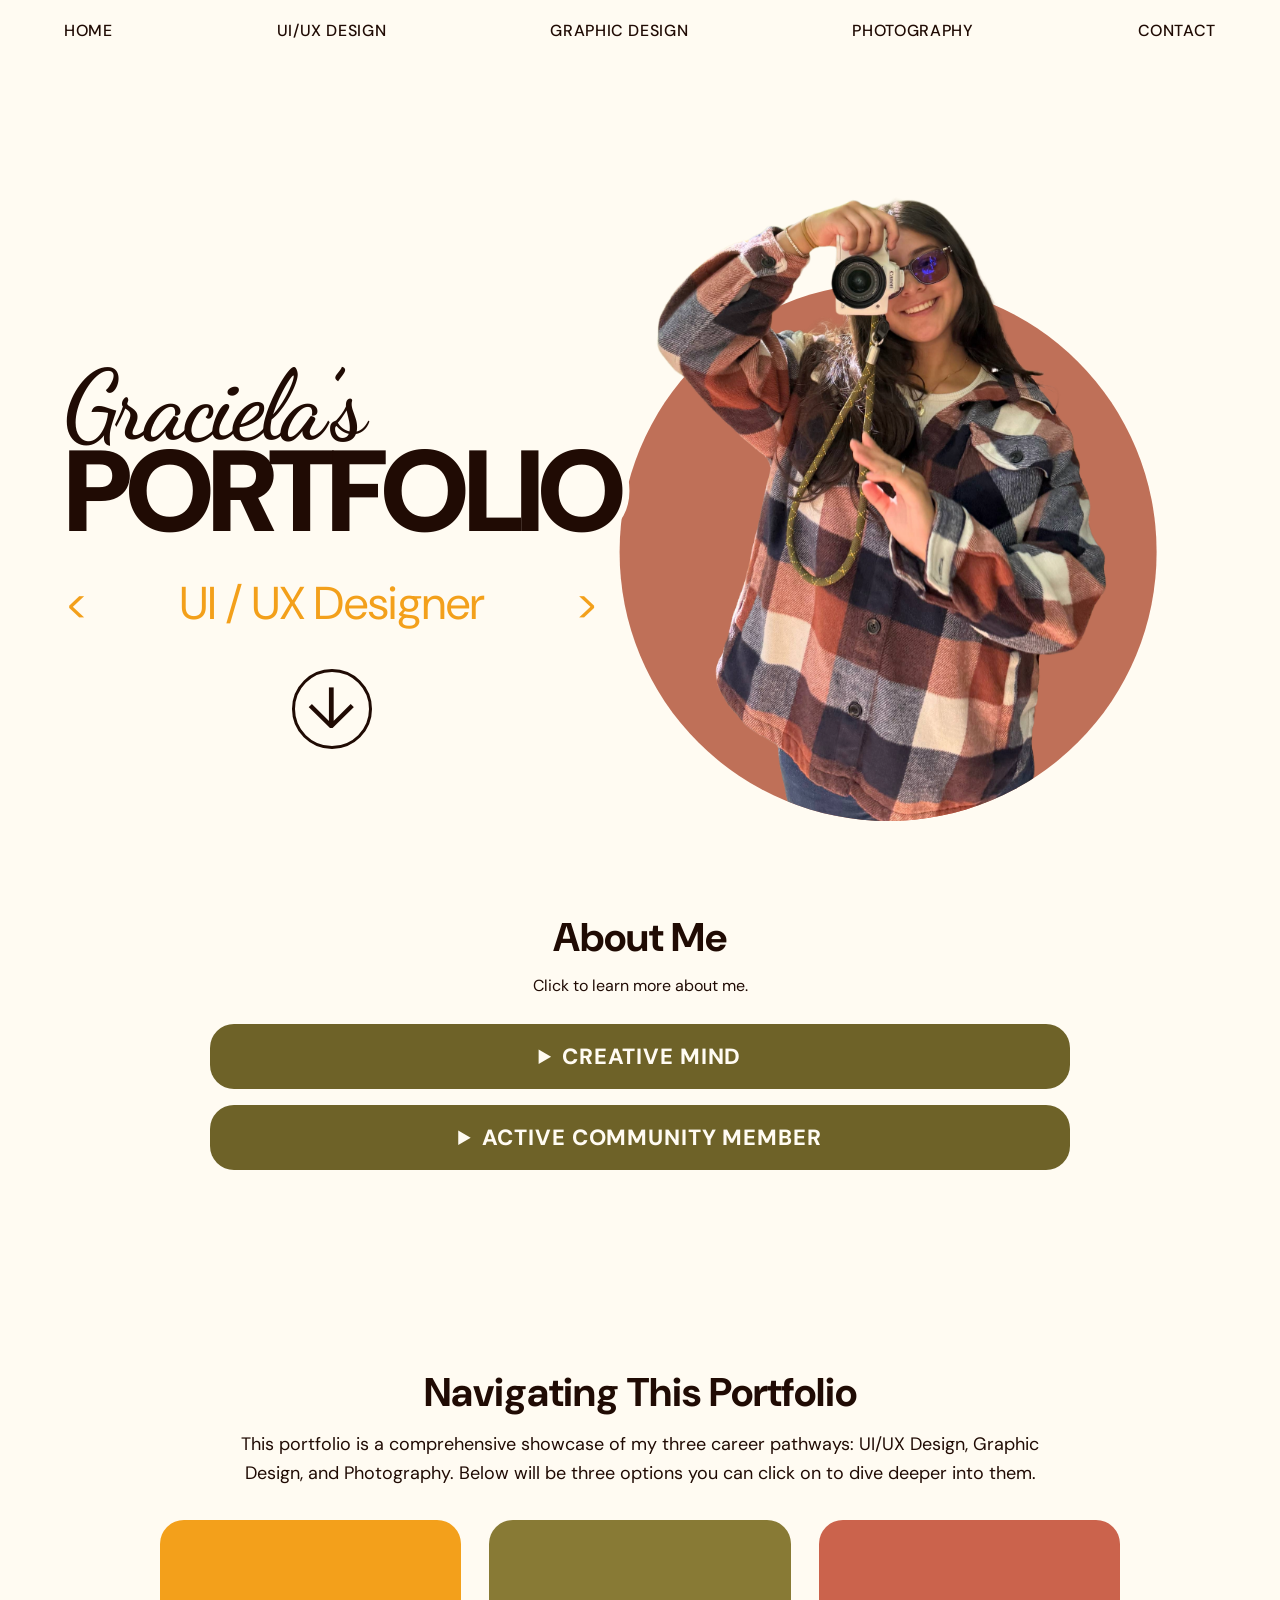
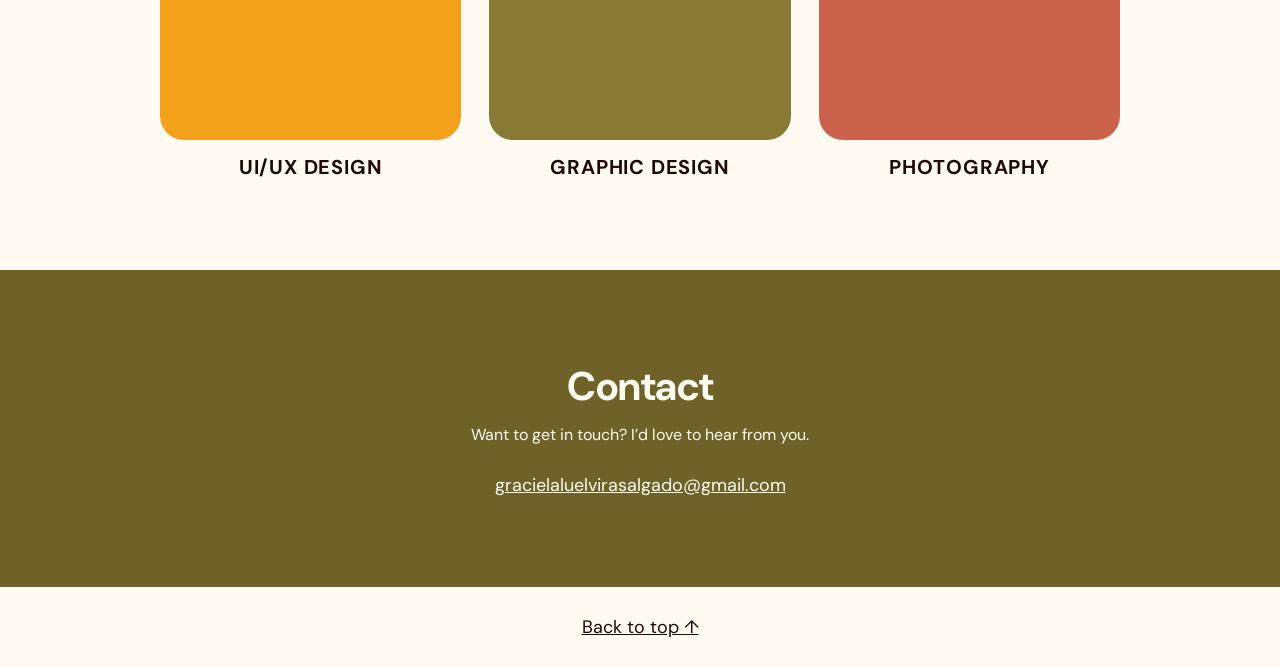
<file: index.html>
<!DOCTYPE html>
<html lang="en">
  <head>
    <meta charset="UTF-8">
    <meta name="viewport" content="width=device-width, initial-scale=1.0">
    <meta name="description" content="Graciela's portfolio of design and photography.">
    <title>Graciela | Portfolio</title>
    <link rel="preconnect" href="https://fonts.googleapis.com">
    <link rel="preconnect" href="https://fonts.gstatic.com" crossorigin>
    <link href="https://fonts.googleapis.com/css2?family=Dancing+Script:wght@600&family=DM+Sans:wght@400;500;700;800;900&display=swap" rel="stylesheet">
    <link rel="stylesheet" href="style.css">
  </head>
  <body>
    <header class="site-header">
      <nav class="navbar" aria-label="Main navigation">
        <a href="#home">Home</a>
        <a href="UIUXDesign.html">UI/UX Design</a>
        <a href="GraphicDesign.html">Graphic Design</a>
        <a href="Photography.html">Photography</a>
        <a href="#contact">Contact</a>
      </nav>
    </header>
    <main>
      <section class="hero" id="home">
        <div class="hero-text">
          <h1><span>Graciela’s</span> Portfolio</h1>
          <div class="role-block">
            <p class="role"><span>&lt;</span><span id="role-word">UI / UX Designer</span><span>&gt;</span></p>
            <a class="down-arrow" href="#about" aria-label="Go to About Me">↓</a>
          </div>
        </div>
        <div class="portrait">
          <img src="assets/IMG_1290.png" alt="Graciela's portrait" />
        </div>
      </section>

      <section class="about" id="about">
        <h2>About Me</h2>
        <p class="intro">Click to learn more about me.</p>

        <details class="about-card">
          <summary>Creative Mind</summary>
          <p>
            I’m Graciela, a computer science and design studies student at
            DePauw University, graduating in May 2028. I started out as a
            writer, fascinated by how a story can pull someone into another
            world. When I discovered coding and game development, I realized I
            could build worlds people step into and interact with. Now I bring
            that storyteller’s eye to UI/UX design, creating experiences that
            feel intuitive, engaging, and human.
          </p>
        </details>

        <details class="about-card">
          <summary>Active Community Member</summary>
          <ul>
            <li>Marketing and web development intern at Hubbard Center</li>
            <li>Information Technology Associates Program associate</li>
            <li>Adventure Club president and planning member</li>
            <li>Women in Computer Science vice president and graphic designer</li>
            <li>Photographer for The DePauw</li>
            <li>Editor-in-chief for Literary Magazine</li>
            <li>Pace (Merch) and sheet-sign decorator for Alpha Chi Omega</li>
          </ul>
        </details>
      </section>

      <section class="navigate" id="work">
        <h2>Navigating This Portfolio</h2>
        <p>
          This portfolio is a comprehensive showcase of my three career
          pathways: UI/UX Design, Graphic Design, and Photography. Below will be
          three options you can click on to dive deeper into them.
        </p>

        <div class="choices">
          <a class="choice" href="UIUXDesign.html">
            <div class="choice-box yellow"></div>
            UI/UX Design
          </a>
          <a class="choice" href="GraphicDesign.html">
            <div class="choice-box olive"></div>
            Graphic Design
          </a>
          <a class="choice" href="Photography.html">
            <div class="choice-box terracotta"></div>
            Photography
          </a>
        </div>
      </section>

      <section class="contact" id="contact">
        <h2>Contact</h2>
        <p class="intro">Want to get in touch? I’d love to hear from you.</p>
        <a href="mailto:gracielaluelvirasalgado@gmail.com">gracielaluelvirasalgado@gmail.com</a>
      </section>
    </main>
    <footer>
      <a href="#home">Back to top ↑</a>
    </footer>
    <script src="index.js"></script>
  </body>
</html>
</file>
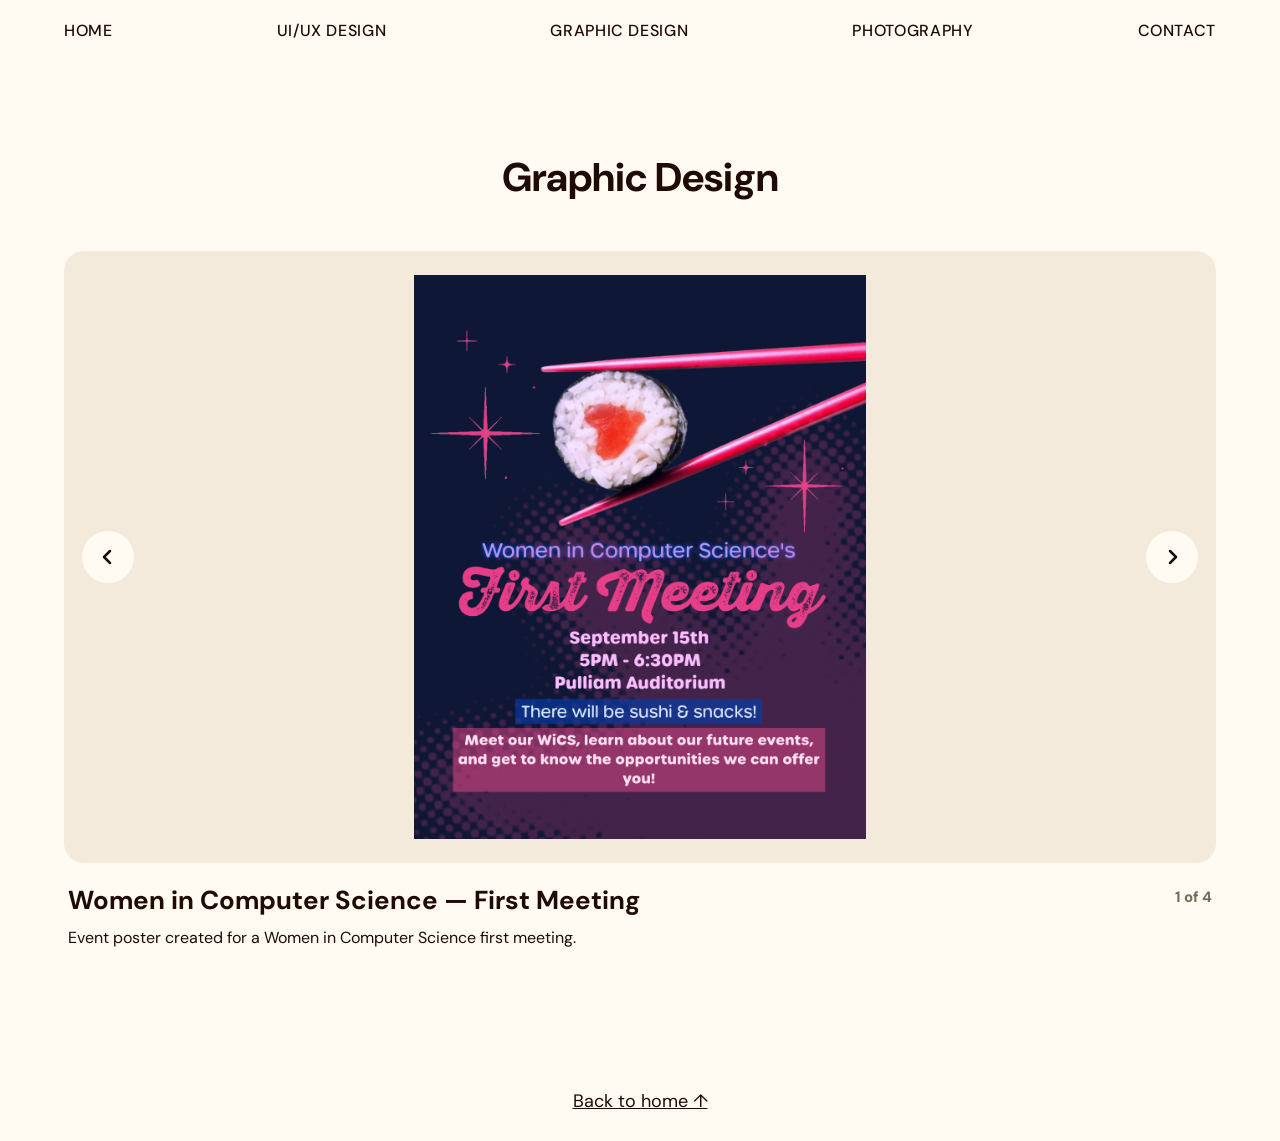
<file: GraphicDesign.html>
<!DOCTYPE html>
<html lang="en">
  <head>
    <meta charset="UTF-8">
    <meta name="viewport" content="width=device-width, initial-scale=1.0">
    <title>Graphic Design | Graciela</title>
    <link rel="preconnect" href="https://fonts.googleapis.com">
    <link rel="preconnect" href="https://fonts.gstatic.com" crossorigin>
    <link href="https://fonts.googleapis.com/css2?family=Dancing+Script:wght@600&family=DM+Sans:wght@400;500;700;800;900&display=swap" rel="stylesheet">
    <link rel="stylesheet" href="style.css">
  </head>
  <body>
    <header class="site-header">
      <nav class="navbar" aria-label="Main navigation">
        <a href="index.html">Home</a>
        <a href="UIUXDesign.html">UI/UX Design</a>
        <a href="GraphicDesign.html" aria-current="page">Graphic Design</a>
        <a href="Photography.html">Photography</a>
        <a href="index.html#contact">Contact</a>
      </nav>
    </header>
    <main class="work">
      <h1>Graphic Design</h1>
      <section class="graphic-carousel" aria-label="Graphic design portfolio" aria-roledescription="carousel">
        <div class="graphic-carousel-stage">
          <button class="gallery-previous" type="button" aria-label="Previous design">
            <svg viewBox="0 0 24 24" aria-hidden="true" focusable="false"><path d="m14 6-6 6 6 6"></path></svg>
          </button>
          <figure class="graphic-carousel-artwork">
            <img id="gallery-image" src="assets/WiCS First Meeting 26.png" alt="Women in Computer Science first meeting poster">
          </figure>
          <button class="gallery-next" type="button" aria-label="Next design">
            <svg viewBox="0 0 24 24" aria-hidden="true" focusable="false"><path d="m10 6 6 6-6 6"></path></svg>
          </button>
        </div>
        <div class="graphic-carousel-info" aria-live="polite">
          <div>
            <h2 id="gallery-title">Women in Computer Science &amp; First Meeting</h2>
            <p id="gallery-description">Event poster created for a Women in Computer Science first meeting.</p>
          </div>
          <p class="gallery-status" aria-label="Slide number">1 of 4</p>
        </div>
      </section>
    </main>
    <footer><a href="index.html">Back to home ↑</a></footer>
    <script src="graphic-design-gallery.js"></script>
  </body>
</html>
</file>
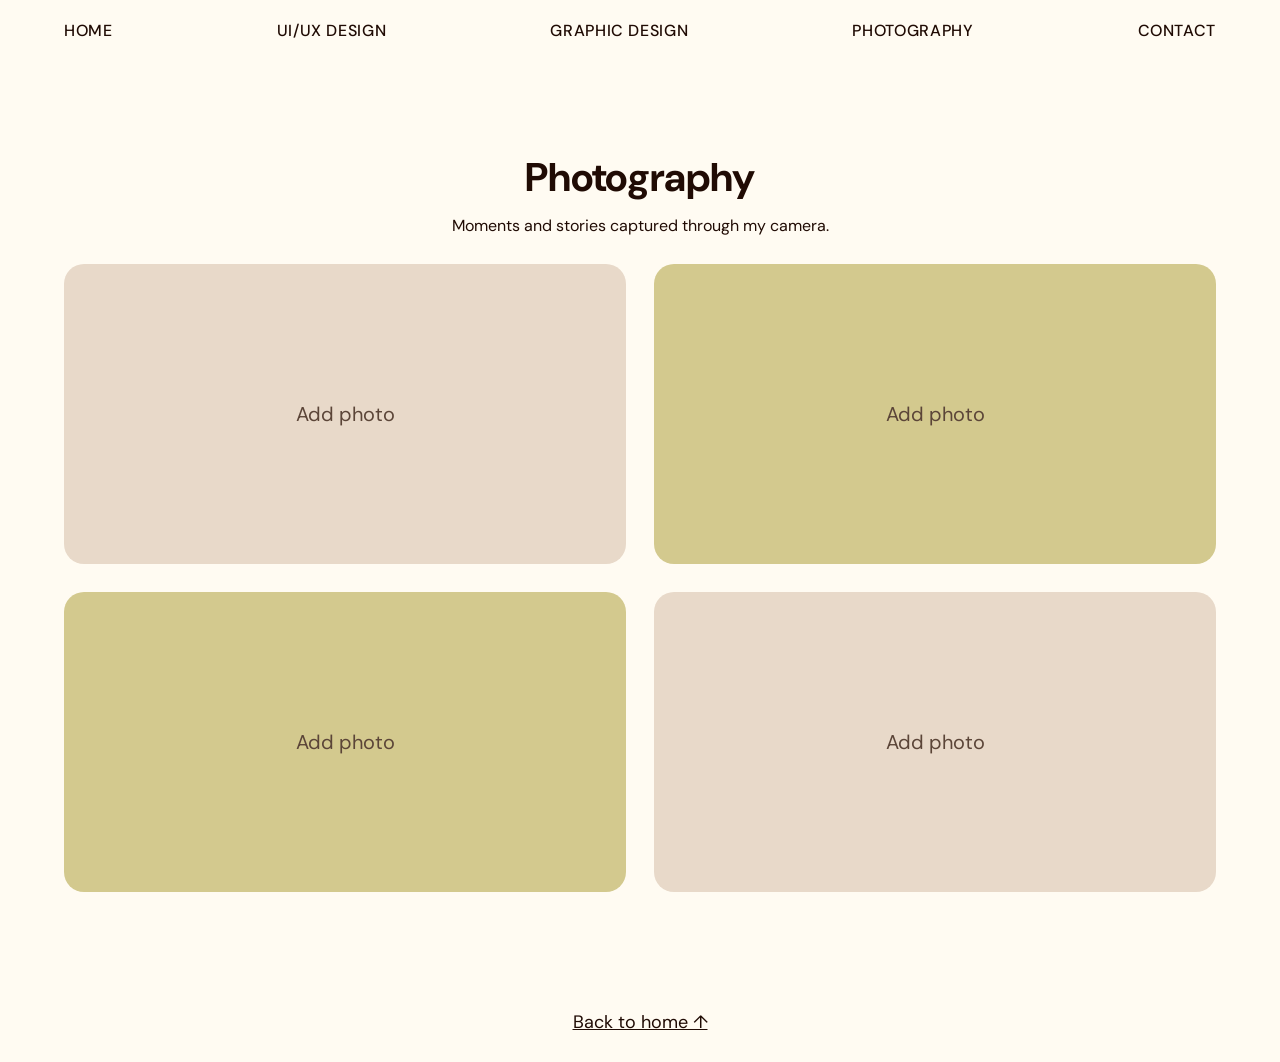
<file: Photography.html>
<!DOCTYPE html>
<html lang="en">
  <head>
    <meta charset="UTF-8">
    <meta name="viewport" content="width=device-width, initial-scale=1.0">
    <title>Photography | Graciela</title>
    <link rel="preconnect" href="https://fonts.googleapis.com">
    <link rel="preconnect" href="https://fonts.gstatic.com" crossorigin>
    <link href="https://fonts.googleapis.com/css2?family=Dancing+Script:wght@600&family=DM+Sans:wght@400;500;700;800;900&display=swap" rel="stylesheet">
    <link rel="stylesheet" href="style.css">
  </head>
  <body>
    <header class="site-header">
      <nav class="navbar" aria-label="Main navigation">
        <a href="index.html">Home</a>
        <a href="UIUXDesign.html">UI/UX Design</a>
        <a href="GraphicDesign.html">Graphic Design</a>
        <a href="Photography.html">Photography</a>
        <a href="index.html#contact">Contact</a>
      </nav>
    </header>
    <main class="work">
      <h1>Photography</h1>
      <p class="intro">Moments and stories captured through my camera.</p>
      <div class="photos">
        <div>Add photo</div>
        <div>Add photo</div>
        <div>Add photo</div>
        <div>Add photo</div>
      </div>
    </main>
    <footer><a href="index.html">Back to home ↑</a></footer>
  </body>
</html>
</file>
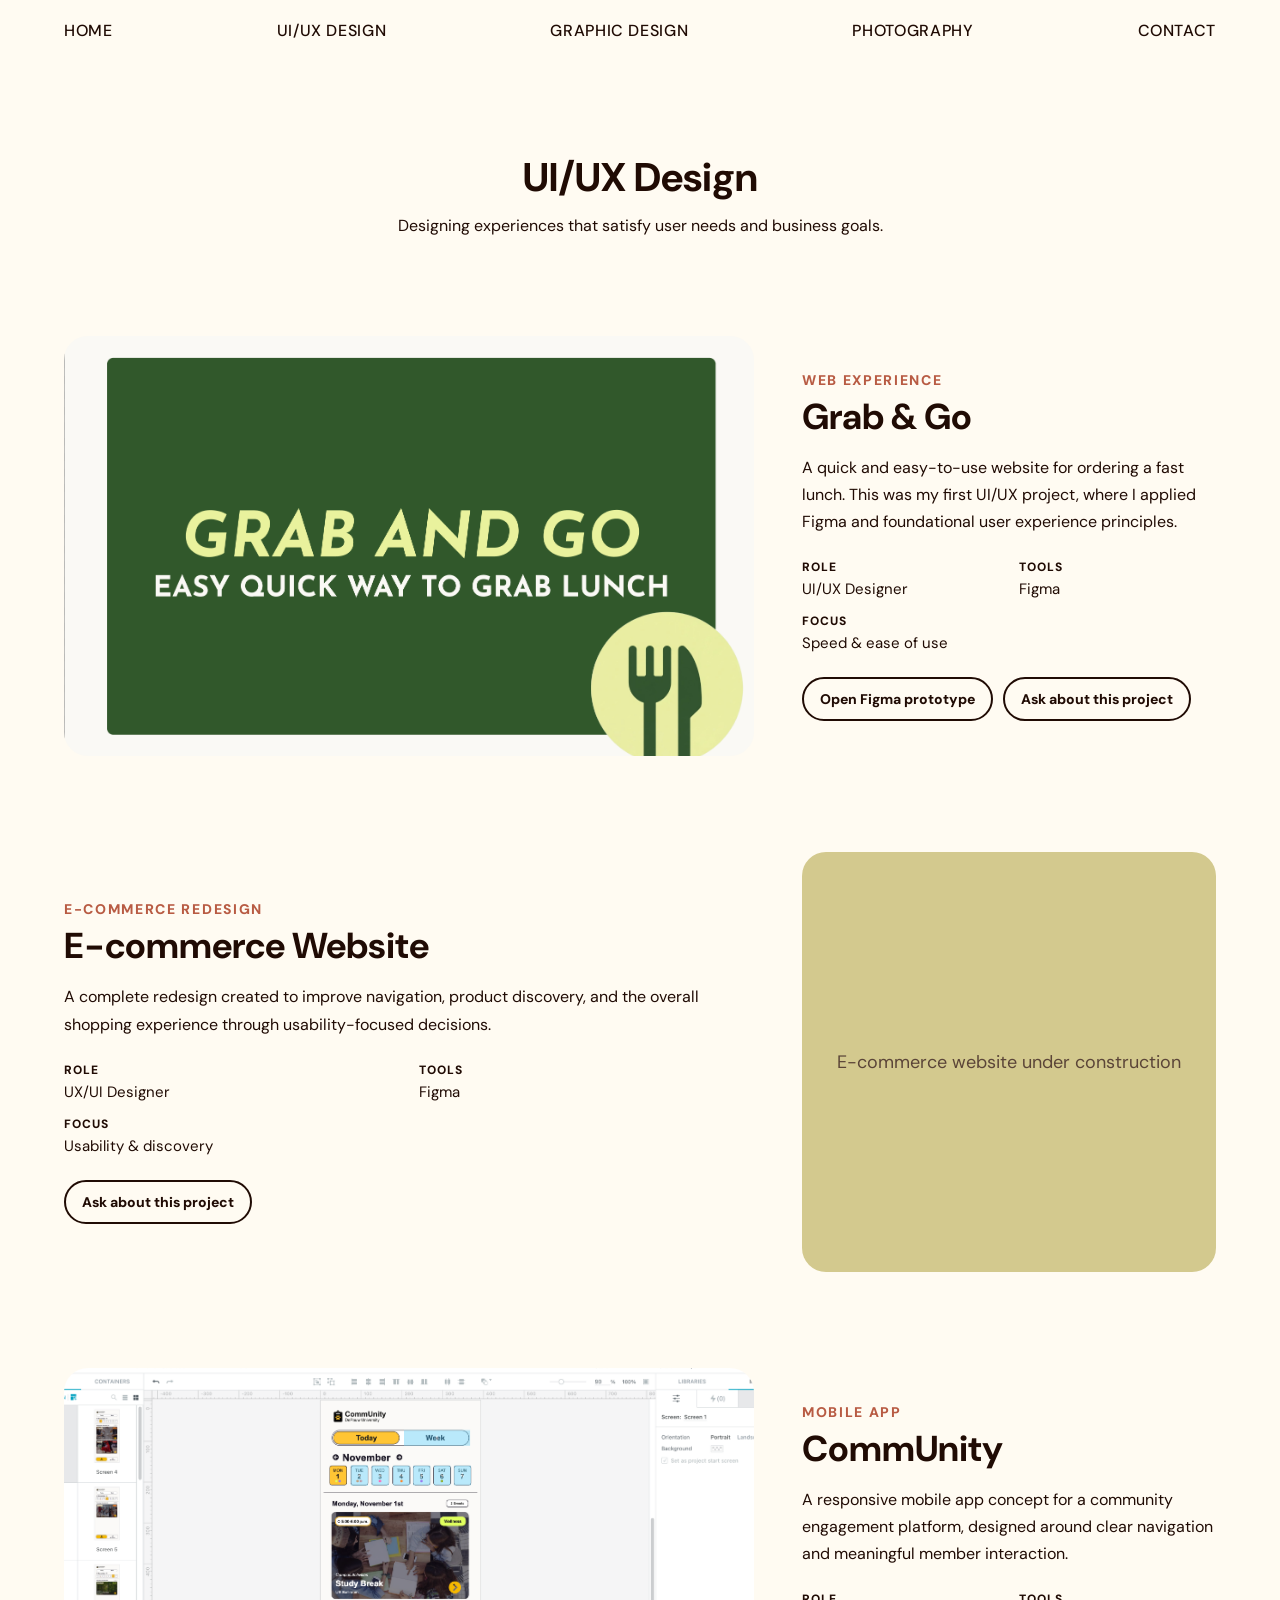
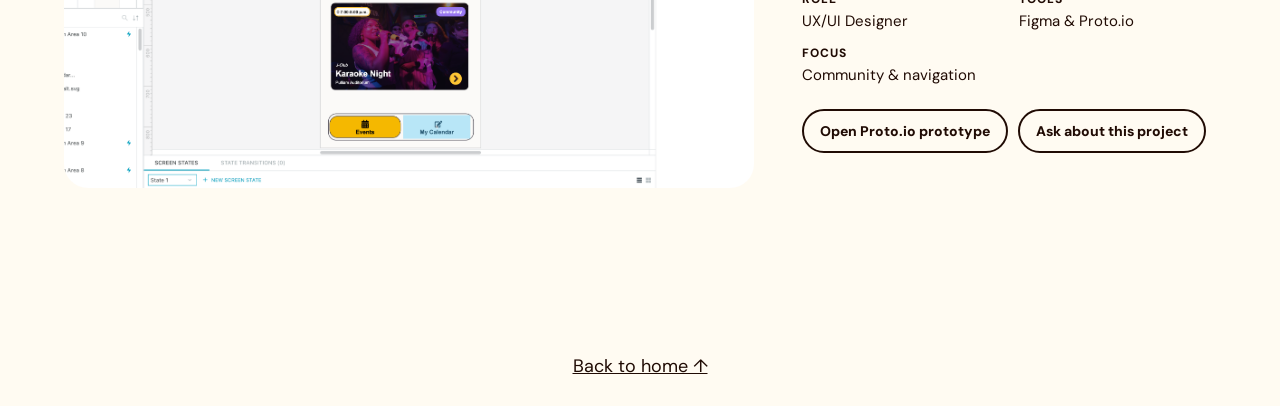
<file: UIUXDesign.html>
<!DOCTYPE html>
<html lang="en">
  <head>
    <meta charset="UTF-8">
    <meta name="viewport" content="width=device-width, initial-scale=1.0">
    <title>UI/UX Design | Graciela</title>
    <link rel="preconnect" href="https://fonts.googleapis.com">
    <link rel="preconnect" href="https://fonts.gstatic.com" crossorigin>
    <link href="https://fonts.googleapis.com/css2?family=Dancing+Script:wght@600&family=DM+Sans:wght@400;500;700;800;900&display=swap" rel="stylesheet">
    <link rel="stylesheet" href="style.css">
  </head>
  <body>
    <header class="site-header">
      <nav class="navbar" aria-label="Main navigation">
        <a href="index.html">Home</a>
        <a href="UIUXDesign.html" aria-current="page">UI/UX Design</a>
        <a href="GraphicDesign.html">Graphic Design</a>
        <a href="Photography.html">Photography</a>
        <a href="index.html#contact">Contact</a>
      </nav>
    </header>
    <main class="work">
      <h1>UI/UX Design</h1>
      <p class="intro">Designing experiences that satisfy user needs and business goals.</p>
      <section class="project-details" aria-label="UI/UX projects">
        <article class="project-detail" id="grab-and-go">
          <a class="project-detail-media project-detail-media-link" href="https://www.figma.com/proto/jGy7fiLWGujsd6bew2Chwe/Grab-Go?t=8p0m7WqGjDSC5nux-1" aria-label="View the Grab & Go prototype in Figma" target="_blank" rel="noopener noreferrer">
            <img src="assets/grab-and-go.png" alt="Grab &amp; Go project cover">
            <span>View Grab &amp; Go</span>
          </a>
          <div class="project-detail-copy">
            <p class="project-type">Web Experience</p>
            <h2>Grab &amp; Go</h2>
            <p>A quick and easy-to-use website for ordering a fast lunch. This was my first UI/UX project, where I applied Figma and foundational user experience principles.</p>
            <dl class="project-meta">
              <div><dt>Role</dt><dd>UI/UX Designer</dd></div>
              <div><dt>Tools</dt><dd>Figma</dd></div>
              <div><dt>Focus</dt><dd>Speed &amp; ease of use</dd></div>
            </dl>
            <div class="project-links">
              <a class="project-link" href="https://www.figma.com/proto/jGy7fiLWGujsd6bew2Chwe/Grab-Go?t=8p0m7WqGjDSC5nux-1" target="_blank" rel="noopener noreferrer">Open Figma prototype</a>
              <a class="project-link" href="index.html#contact">Ask about this project</a>
            </div>
          </div>
        </article>

        <article class="project-detail project-detail-reverse" id="ecommerce-redesign">
          <div class="project-detail-media" aria-label="E-commerce website redesign preview">
            <span>E-commerce website under construction</span>
          </div>
          <div class="project-detail-copy">
            <p class="project-type">E-commerce Redesign</p>
            <h2>E-commerce Website</h2>
            <p>A complete redesign created to improve navigation, product discovery, and the overall shopping experience through usability-focused decisions.</p>
            <dl class="project-meta">
              <div><dt>Role</dt><dd>UX/UI Designer</dd></div>
              <div><dt>Tools</dt><dd>Figma</dd></div>
              <div><dt>Focus</dt><dd>Usability &amp; discovery</dd></div>
            </dl>
            <div class="project-links">
              <a class="project-link" href="index.html#contact">Ask about this project</a>
            </div>
          </div>
        </article>

        <article class="project-detail" id="community">
          <a class="project-detail-media project-detail-media-link" href="https://pr.to/99EFEW/" aria-label="View the CommUnity prototype in Proto.io" target="_blank" rel="noopener noreferrer">
            <img src="assets/community.png" alt="CommUnity prototype screen">
            <span>View CommUnity</span>
          </a>
          <div class="project-detail-copy">
            <p class="project-type">Mobile App</p>
            <h2>CommUnity</h2>
            <p>A responsive mobile app concept for a community engagement platform, designed around clear navigation and meaningful member interaction.</p>
            <dl class="project-meta">
              <div><dt>Role</dt><dd>UX/UI Designer</dd></div>
              <div><dt>Tools</dt><dd>Figma &amp; Proto.io</dd></div>
              <div><dt>Focus</dt><dd>Community &amp; navigation</dd></div>
            </dl>
            <div class="project-links">
              <a class="project-link" href="https://pr.to/99EFEW/" target="_blank" rel="noopener noreferrer">Open Proto.io prototype</a>
              <a class="project-link" href="index.html#contact">Ask about this project</a>
            </div>
          </div>
        </article>
      </section>
    </main>
    <footer><a href="index.html">Back to home ↑</a></footer>
  </body>
</html>
</file>
<file: style.css>
* {
  box-sizing: border-box;
}

html {
  scroll-behavior: smooth;
}

body {
  margin: 0;
  background: #fffbf2;
  color: #200b04;
  font-family: "DM Sans", Arial, sans-serif;
}

.site-header {
  position: sticky;
  top: 0;
  z-index: 10;
  padding: 20px 5%;
  background: #fffbf2;
}

.navbar {
  display: flex;
  justify-content: space-between;
  gap: 30px;
}

.navbar a {
  color: inherit;
  font-size: 16px;
  font-weight: 500;
  letter-spacing: 0.04em;
  text-decoration: none;
  text-transform: uppercase;
}

.navbar a:hover {
  text-decoration: underline;
  color: #f3a01b;
}

.hero {
  display: grid;
  min-height: 760px;
  grid-template-columns: 55% 45%;
  align-items: center;
  padding: 50px 5% 0;
}

.hero-text {
  position: relative;
  top: 90px;
  z-index: 3;
  width: max-content;
}

.role-block {
  width: fit-content;
}

.hero-text h1 {
  margin: 0;
  font-size: 9vw;
  font-weight: 900;
  letter-spacing: -0.06em;
  line-height: 0.9;
  text-transform: uppercase;
  -webkit-text-stroke: 14px #fffbf2;
  paint-order: stroke fill;
}

.hero-text h1 span {
  position: relative;
  display: block;
  margin-bottom: -0.1em;
  -webkit-text-stroke: 0;
  font-family: "Dancing Script", cursive;
  font-size: 7.6vw;
  font-weight: 600;
  letter-spacing: -0.04em;
  text-transform: none;
}

.role {
  display: flex;
  align-items: center;
  gap: 24px;
  margin: 28px 0;
  font-size: 46px;
}

.role span {
  color: #f3a01b;
}

#role-word {
  display: inline-block;
  min-width: 9.5em;
  text-align: center;
  transition: transform 0.5s ease, opacity 0.5s ease;
}

#role-word.exit {
  transform: translateX(-60px);
  opacity: 0;
}

#role-word.enter-start {
  transform: translateX(60px);
  opacity: 0;
  transition: none;
}

.down-arrow {
  display: block;
  width: 80px;
  height: 80px;
  margin: 36px auto 0;
  border: 3px solid #200b04;
  border-radius: 50%;
  color: #200b04;
  font-size: 58px;
  line-height: 72px;
  text-align: center;
  text-decoration: none;
}

.portrait {
  position: relative;
  width: min(600px, 42vw);
  margin-right: 4%;
  transform: translateX(-3vw);
  margin-left: 0;
  justify-self: end;
  align-self: end;
  aspect-ratio: 1;
}

.portrait::before {
  content: "";
  position: absolute;
  inset: 0;
  border-radius: 50%;
  background: #bf7058;
  z-index: 0;
}

/* The PNG has empty space above her. The clip rounds only the bottom to match the circle */
.portrait img {
  position: absolute;
  z-index: 2;
  bottom: 0;
  left: -6%;
  width: 112%;
  clip-path: inset(0 5.357% 0 5.357% round 0 0 9999px 9999px);
}

.about,
.work,
.contact {
  padding: 90px 5%;
  scroll-margin-top: 120px;
}

.about h2,
.work h2,
.contact h2 {
  margin: 0;
  font-size: 40px;
  text-align: center;
}

.work > h1 {
  margin: 0;
  font-size: 40px;
  text-align: center;
}

.project h2 {
  margin: 18px 0 6px;
  font-size: 22px;
  text-align: center;
}

.intro {
  margin: 12px 0 28px;
  font-size: 16px;
  text-align: center;
}

.about-card {
  max-width: 860px;
  margin: 16px auto;
  overflow: hidden;
  border-radius: 24px;
  background: #6e6228;
  color: #fffbf2;
}

.about-card summary {
  padding: 18px 24px;
  cursor: pointer;
  font-size: 22px;
  letter-spacing: 0.04em;
  font-weight: 800;
  text-align: center;
  text-transform: uppercase;
}

.about-card[open] {
  background: #cf6d4f;
}

.about-card p,
.about-card ul {
  max-width: 70ch;
  margin: 0 auto;
  padding: 0 28px 28px;
  font-size: 18px;
  line-height: 1.6;
}

.about-card ul {
  padding-left: 52px;
}

.projects {
  display: grid;
  grid-template-columns: repeat(3, 1fr);
  gap: 28px;
}

.project-image,
.photos div {
  display: grid;
  min-height: 240px;
  place-items: center;
  border-radius: 20px;
  background: #e8d9c9;
  color: #5b4538;
  font-size: 20px;
  text-align: center;
}

.project:nth-child(2) .project-image,
.photos div:nth-child(2),
.photos div:nth-child(3) {
  background: #d3c98e;
}

.project:nth-child(3) .project-image {
  background: #d8a18e;
}

.project p {
  max-width: 70ch;
  font-size: 16px;
  line-height: 1.6;
  text-align: center;
}

.photos {
  display: grid;
  grid-template-columns: repeat(2, 1fr);
  gap: 28px;
}

.photos div {
  min-height: 300px;
}

.contact {
  background: #6e6228;
  color: #fffbf2;
  text-align: center;
}

.contact a,
footer a {
  color: inherit;
  font-size: 18px;
}

footer {
  padding: 28px;
  text-align: center;
}

.navigate {
  padding: 90px 5%;
  scroll-margin-top: 120px;
}

.navigate h2 {
  margin: 0;
  font-size: 40px;
  text-align: center;
}

.navigate p {
  max-width: 70ch;
  margin: 12px auto 32px;
  font-size: 18px;
  line-height: 1.6;
  text-align: center;
}

.choices {
  display: flex;
  justify-content: space-between;
  gap: 28px;
  max-width: 960px;
  margin: 0 auto;
}

.choice {
  flex: 1;
  color: inherit;
  font-size: 20px;
  font-weight: 700;
  letter-spacing: 0.04em;
  text-align: center;
  text-decoration: none;
  text-transform: uppercase;
}

.choice-box {
  height: 220px;
  margin-bottom: 14px;
  border-radius: 24px;
}

.choice:hover .choice-box {
  opacity: 0.85;
}

.yellow {
  background: #f3a01b;
}

.olive {
  background: #887a35;
}

.terracotta {
  background: #cb634c;
}

@media (max-width: 700px) {
  .choices {
    flex-direction: column;
  }

  .choice-box {
    height: 140px;
  }

  .about h2,
  .navigate h2 {
    font-size: 32px;
  }
}

.about-card summary:focus-visible,
.choice:focus-visible {
  outline: 3px solid #f3a01b;
  outline-offset: 3px;
}

@media (max-width: 800px) {
  .navbar {
    flex-wrap: wrap;
    gap: 12px 20px;
  }

  .projects,
  .photos {
    grid-template-columns: 1fr;
  }

}

.project-details {
  max-width: 1180px;
  margin: 52px auto 0;
}

.project-detail {
  display: grid;
  grid-template-columns: minmax(0, 1.25fr) minmax(280px, 0.75fr);
  align-items: center;
  gap: 48px;
  padding: 48px 0;
  scroll-margin-top: 120px;
}

.project-detail-reverse .project-detail-media {
  order: 2;
}

.project-detail-reverse .project-detail-copy {
  order: 1;
}

.project-detail-media {
  display: grid;
  min-height: 420px;
  place-items: center;
  overflow: hidden;
  border-radius: 24px;
  background: #d8a18e;
  color: #5b4538;
  font-size: 18px;
  text-align: center;
}

.project-detail-media-link {
  position: relative;
  background: #fffbf2;
  color: #fffbf2;
  text-decoration: none;
}

.project-detail-media-link img {
  position: absolute;
  inset: 0;
  object-fit: contain;
  transition: filter 0.25s ease, transform 0.25s ease;
}

.project-detail-media-link span {
  position: absolute;
  inset: 0;
  display: grid;
  place-items: center;
  background: rgb(32 11 4 / 45%);
  font-size: 24px;
  font-weight: 800;
  opacity: 0;
  transition: opacity 0.25s ease;
}

.project-detail-media-link:hover img,
.project-detail-media-link:focus-visible img {
  filter: blur(4px);
  transform: scale(1.03);
}

.project-detail-media-link:hover span,
.project-detail-media-link:focus-visible span {
  opacity: 1;
}

.project-detail-media-link:focus-visible {
  outline: 3px solid #f3a01b;
  outline-offset: 3px;
}

.project-detail:nth-child(2) .project-detail-media {
  background: #d3c98e;
}

.project-detail-media img {
  display: block;
  width: 100%;
  height: 100%;
  object-fit: cover;
}

.project-detail-copy {
  align-self: center;
}

.project-detail-copy h2 {
  margin: 4px 0 14px;
  font-size: 36px;
  text-align: left;
}

.project-detail-copy > p:not(.project-type) {
  margin: 0;
  line-height: 1.7;
}

.project-type {
  margin: 0;
  color: #b85b43;
  font-size: 14px;
  font-weight: 800;
  letter-spacing: 0.12em;
  text-transform: uppercase;
}

.project-meta {
  display: grid;
  grid-template-columns: repeat(2, minmax(0, 1fr));
  gap: 14px 20px;
  margin: 24px 0;
}


.project-meta dt {
  font-size: 12px;
  font-weight: 800;
  letter-spacing: 0.08em;
  text-transform: uppercase;
}

.project-meta dd {
  margin: 4px 0 0;
  font-size: 15px;
}

.project-links {
  display: flex;
  flex-wrap: wrap;
  gap: 10px;
}

.project-link {
  display: inline-flex;
  min-height: 44px;
  align-items: center;
  justify-content: center;
  padding: 10px 16px;
  border: 2px solid #200b04;
  border-radius: 999px;
  color: #200b04;
  font-size: 14px;
  font-weight: 800;
  text-decoration: none;
}

.project-link:hover {
  background: #200b04;
  color: #fffbf2;
}

.disabled-link {
  border-color: #c9bea3;
  color: #776d5d;
  cursor: default;
}

.disabled-link:hover {
  background: transparent;
  color: #776d5d;
}

.project-link:focus-visible {
  outline: 3px solid #f3a01b;
  outline-offset: 3px;
}

@media (max-width: 800px) {
  .project-detail,
  .project-detail-reverse {
    grid-template-columns: 1fr;
    gap: 24px;
  }

  .project-detail-reverse .project-detail-media,
  .project-detail-reverse .project-detail-copy {
    order: initial;
  }

  .project-detail-media {
    min-height: 280px;
  }

  .project-detail-copy h2 {
    font-size: 30px;
  }
}

.navbar a:focus-visible,
.contact a:focus-visible,
footer a:focus-visible {
  outline: 3px solid #f3a01b;
  outline-offset: 3px;
}

.graphic-carousel {
  max-width: 1180px;
  margin: 48px auto 0;
}

.graphic-carousel-stage {
  position: relative;
  display: grid;
  grid-template-rows: minmax(0, 1fr);
  height: clamp(360px, 68vh, 760px);
  padding: 24px;
  overflow: hidden;
  border-radius: 20px;
  background: #f3eadc;
  touch-action: pan-y;
}

.graphic-carousel-artwork {
  position: relative;
  display: grid;
  width: 100%;
  height: 100%;
  min-height: 0;
  margin: 0;
  place-items: center;
}

.graphic-carousel-artwork img {
  position: absolute;
  inset: 0;
  display: block;
  width: 100%;
  height: 100%;
  object-fit: contain;
}

.gallery-previous,
.gallery-next {
  position: absolute;
  top: 50%;
  z-index: 1;
  display: grid;
  width: 52px;
  height: 52px;
  padding: 0;
  transform: translateY(-50%);
  place-items: center;
  border: 0;
  border-radius: 50%;
  background: #fffbf2;
  color: #200b04;
  cursor: pointer;
}

.gallery-previous svg,
.gallery-next svg {
  display: block;
  width: 24px;
  height: 24px;
  fill: none;
  stroke: currentColor;
  stroke-linecap: round;
  stroke-linejoin: round;
  stroke-width: 2.5;
}

.gallery-previous {
  left: 18px;
}

.gallery-next {
  right: 18px;
}

.gallery-previous:hover,
.gallery-next:hover {
  background: #f3a01b;
}

.gallery-previous:focus-visible,
.gallery-next:focus-visible {
  outline: 3px solid #200b04;
  outline-offset: 3px;
}

.graphic-carousel-info {
  display: flex;
  align-items: flex-start;
  justify-content: space-between;
  gap: 24px;
  padding: 20px 4px;
}

.graphic-carousel-info h2 {
  margin: 0 0 8px;
  font-size: 26px;
  text-align: left;
}

.graphic-carousel-info div > p {
  max-width: 70ch;
  margin: 0;
  line-height: 1.6;
}

.gallery-status {
  flex: 0 0 auto;
  margin: 4px 0 0;
  color: #776d5d;
  font-size: 15px;
  font-weight: 800;
}

@media (max-width: 800px) {
  .graphic-carousel-stage {
    height: clamp(320px, 55vh, 540px);
    padding: 14px;
  }

  .gallery-previous,
  .gallery-next {
    width: 44px;
    height: 44px;
    font-size: 30px;
  }

  .gallery-previous {
    left: 10px;
  }

  .gallery-next {
    right: 10px;
  }

  .graphic-carousel-info {
    flex-direction: column;
    gap: 10px;
  }

  .graphic-carousel-info h2 {
    font-size: 22px;
  }
}

#grab-and-go .project-detail-media-link span {
  background: rgb(49 92 53 / 82%); /* green */
  color: #eef58c; /* lime text */
}

#community .project-detail-media-link span {
  background: rgb(242 190 56 / 82%); /* yellow */
  color: #200b04; /* dark text */
}
</file>
